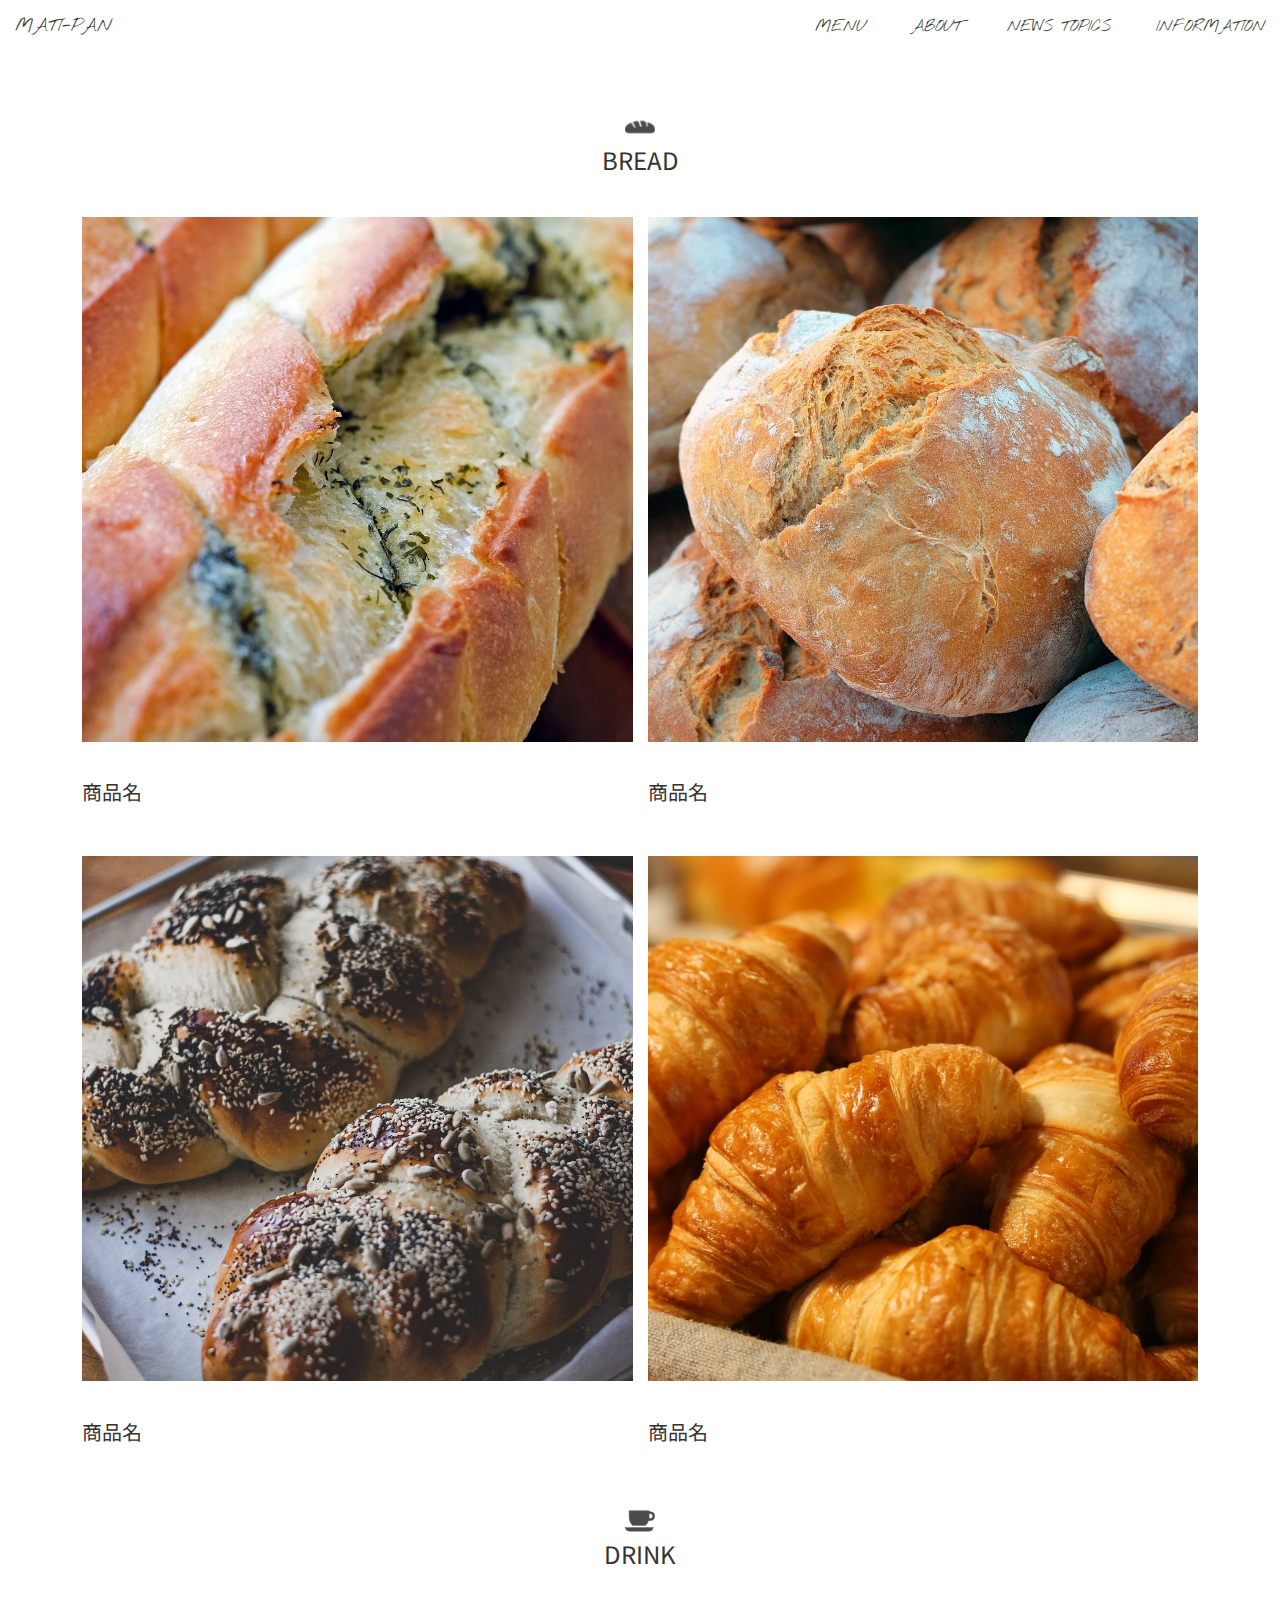
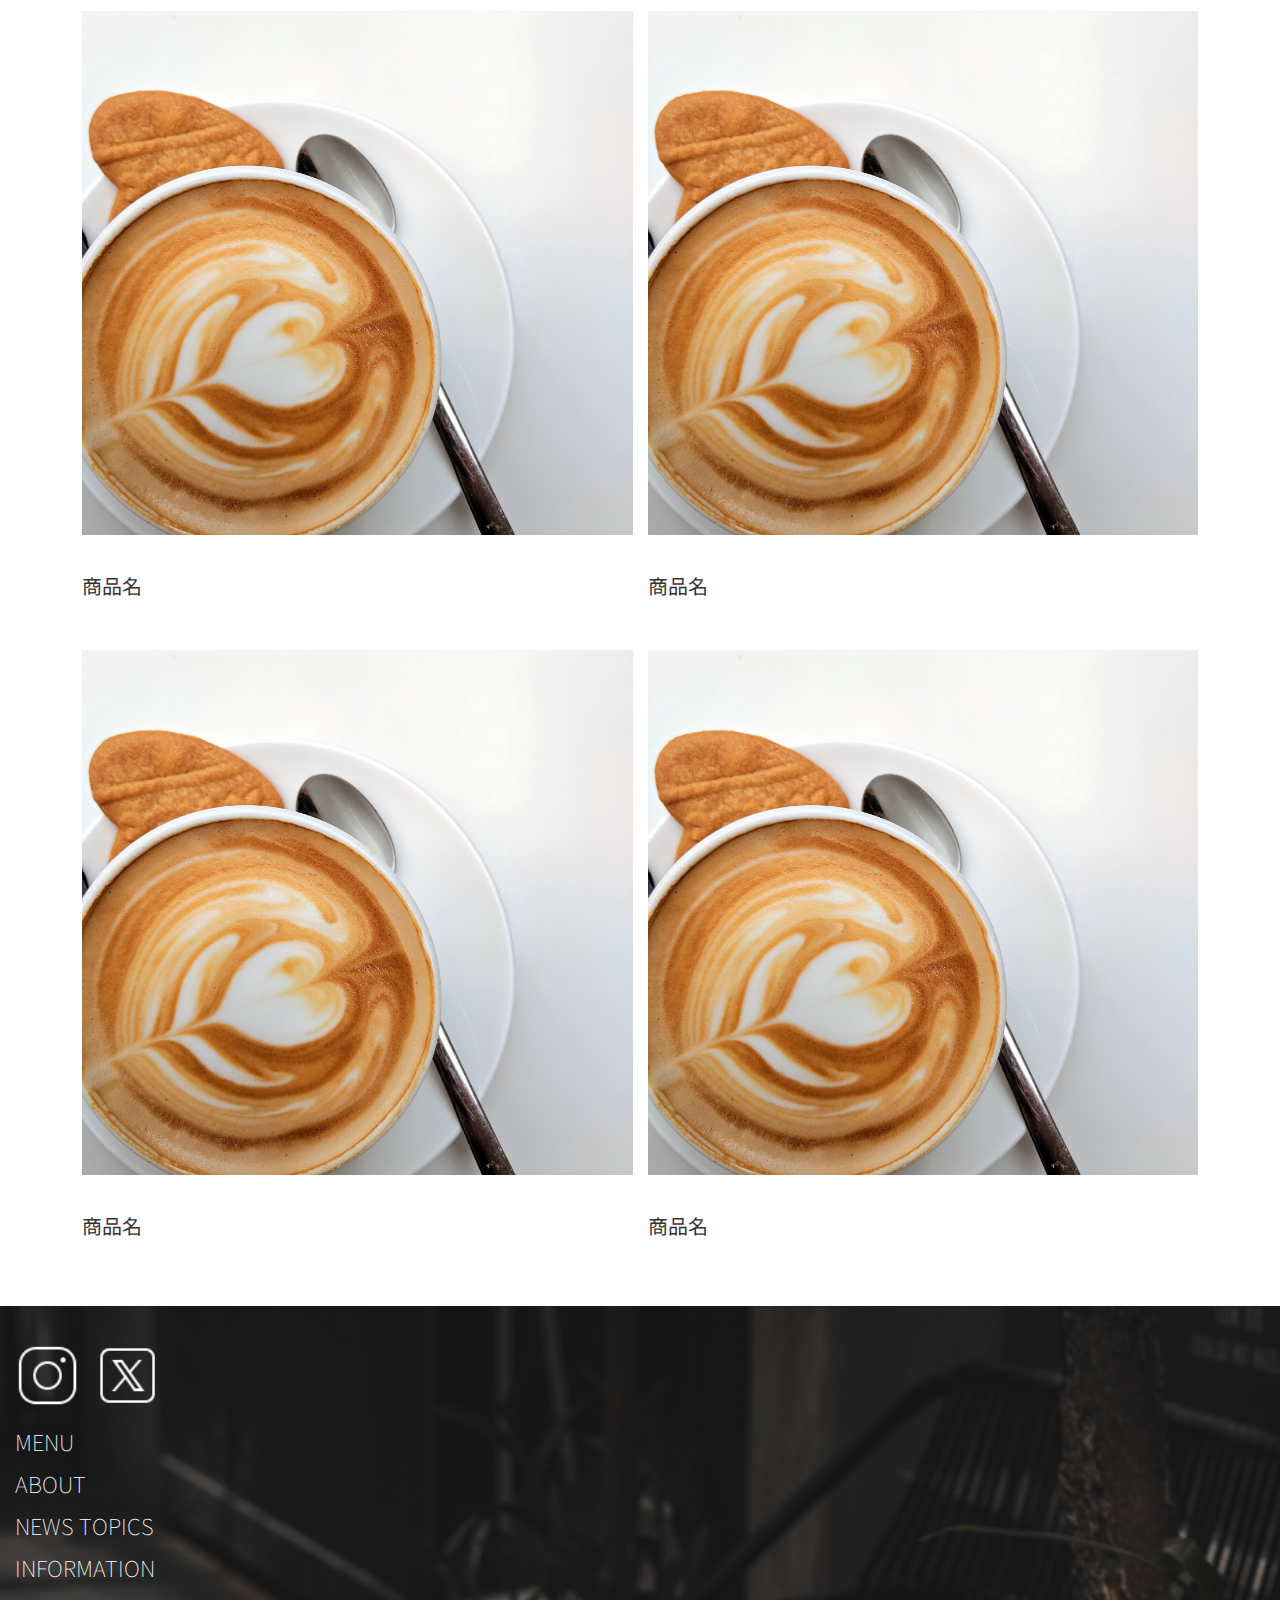
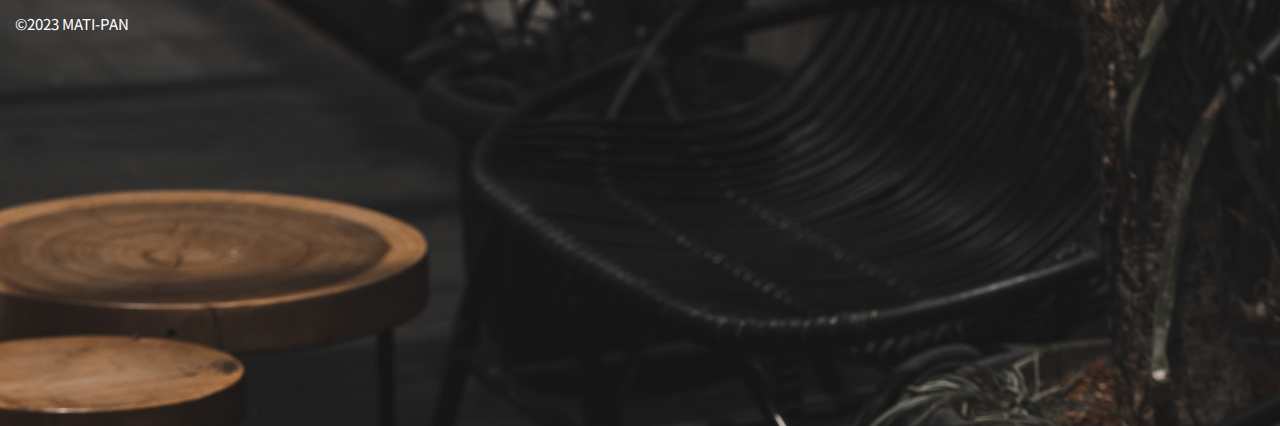
<file: html/menu.html>
<!DOCTYPE html>
<html lang="ja">
  <head>
    <meta charset="UTF-8" />
    <meta name="viewport" content="width=device-width, initial-scale=1.0" />
    <title>MATI-PAN</title>
    <!-- ogp -->
    <!-- google fonts -->
    <link rel="preconnect" href="https://fonts.googleapis.com" />
    <link rel="preconnect" href="https://fonts.gstatic.com" crossorigin />
    <link
      href="https://fonts.googleapis.com/css2?family=Nothing+You+Could+Do&family=Noto+Sans+JP:wght@300;400;700&display=swap"
      rel="stylesheet"
    />
    <!-- css -->
    <link rel="stylesheet" href="css/reset.css" />
    <link rel="stylesheet" href="css/style.css" />
    <!-- js -->
    <script src="https://cdnjs.cloudflare.com/ajax/libs/gsap/3.10.3/gsap.min.js"></script>
    <script src="js/main.js" defer></script>
  </head>
  <body class="js_body">
    <header class="l_header">
      <h1 class="l_header-title">
        <a href="index.html" class="l_header_link">MATI-PAN</a>
      </h1>
      <nav class="l_header-nav js_navigation">
        <ul class="l_header-nav_list">
          <li class="l_header-nav_item">
            <a href="menu.html" class="l_header-nav_link">MENU</a>
          </li>
          <li class="l_header-nav_item">
            <a href="index.html" class="l_header-nav_link">ABOUT</a>
          </li>
          <li class="l_header-nav_item">
            <a href="news.html" class="l_header-nav_link">NEWS TOPICS</a>
          </li>
          <li class="l_header-nav_item">
            <a href="index.html" class="l_header-nav_link">INFORMATION</a>
          </li>
        </ul>
      </nav>
      <button class="m_hamburger js_hamburger">
        <span class="m_hamburger-bar"></span>
        <span class="m_hamburger-bar"></span>
        <span class="m_hamburger-bar"></span>
      </button>
    </header>

    <div class="menu_wrapper">
      <div class="menu_title_box">
        <img src="img/bread_icon.png" alt="" class="menu-icon_img" />
        <h3 class="menu_title">BREAD</h3>
      </div>
      <ul class="menu-list">
        <li class="menu-item">
          <img src="img/bread_about.jpg" alt="" class="menu-item_img" />
          <p class="menu-item_name">商品名</p>
        </li>

        <li class="menu-item">
          <img src="img/allergy.jpg" alt="" class="menu-item_img" />
          <p class="menu-item_name">商品名</p>
        </li>
        <li class="menu-item">
          <img src="img/bread_openhour.jpg" alt="" class="menu-item_img" />
          <p class="menu-item_name">商品名</p>
        </li>
        <li class="menu-item">
          <img src="img/bread_Croissant01.jpg" alt="" class="menu-item_img" />
          <p class="menu-item_name">商品名</p>
        </li>
      </ul>
    </div>
    <div class="menu_wrapper">
      <div class="menu_title_box">
        <img src="img/coffee_icon.png" alt="" class="menu-icon_img" />
        <h3 class="menu_title">DRINK</h3>
      </div>
      <ul class="menu-list">
        <li class="menu-item">
          <img src="img/latte.jpg" alt="" class="menu-item_img" />
          <p class="menu-item_name">商品名</p>
        </li>
        <li class="menu-item">
          <img src="img/latte.jpg" alt="" class="menu-item_img" />
          <p class="menu-item_name">商品名</p>
        </li>
        <li class="menu-item">
          <img src="img/latte.jpg" alt="" class="menu-item_img" />
          <p class="menu-item_name">商品名</p>
        </li>
        <li class="menu-item">
          <img src="img/latte.jpg" alt="" class="menu-item_img" />
          <p class="menu-item_name">商品名</p>
        </li>
      </ul>
    </div>
    <footer class="footer l_section">
      <div class="icon">
        <ul class="icon-list">
          <li class="icon-item">
            <a href="" class="icon-link">
              <img src="img/instagram_icon_white.png" alt="" class="icon-img" />
            </a>
          </li>
          <li class="icon-item">
            <a href="" class="icon-link">
              <img src="img/twitterx_icon_white.png" alt="" class="icon-img" />
            </a>
          </li>
        </ul>
      </div>
      <ul class="footer-nav-list">
        <li class="footer-nav-item">
          <a href="menu.html" class="footer-nav-link">MENU</a>
        </li>
        <li class="footer-nav-item">
          <a href="index.html" class="footer-nav-link">ABOUT</a>
        </li>
        <li class="footer-nav-item">
          <a href="news.html" class="footer-nav-link">NEWS TOPICS</a>
        </li>
        <li class="footer-nav-item">
          <a href="index.html" class="footer-nav-link">INFORMATION</a>
        </li>
      </ul>
      <p class="footer_copy">
        <small class="footer-copyright">&copy;2023 MATI-PAN</small>
      </p>
    </footer>
  </body>
</html>
</file>
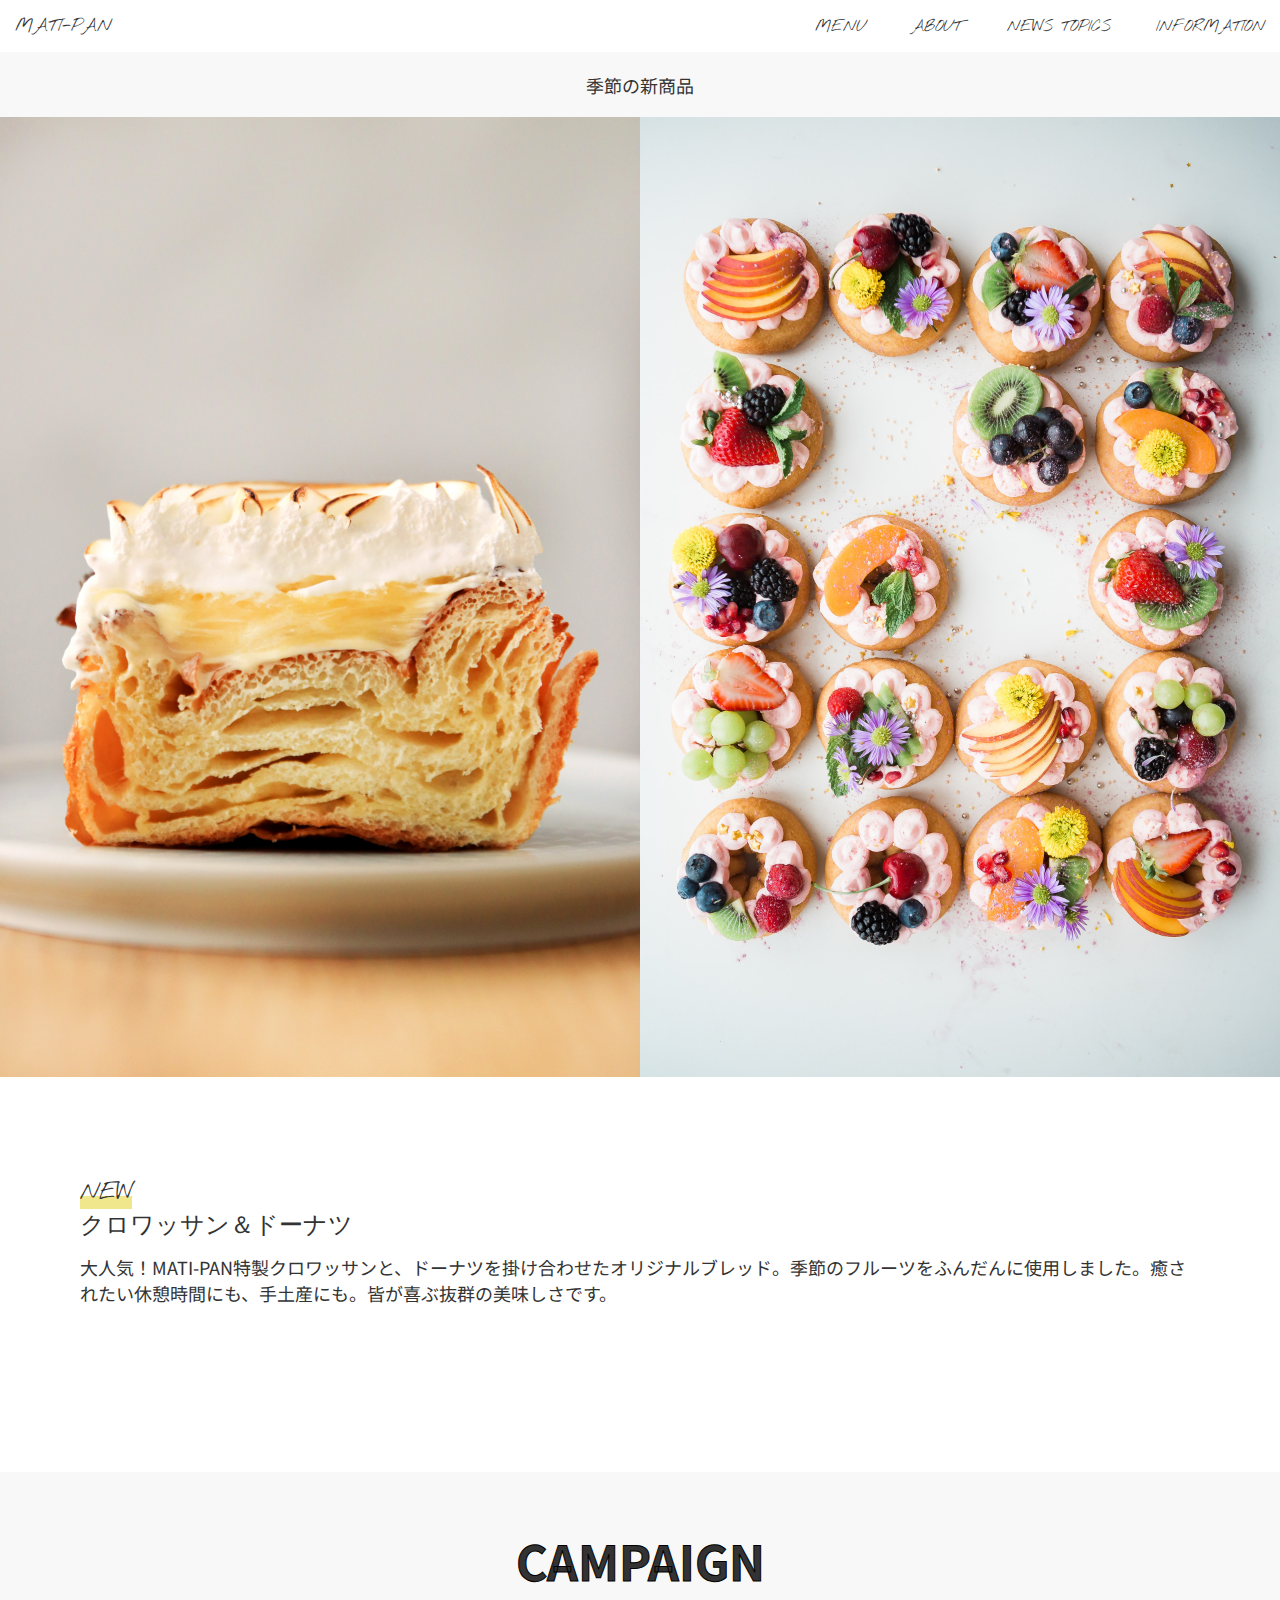
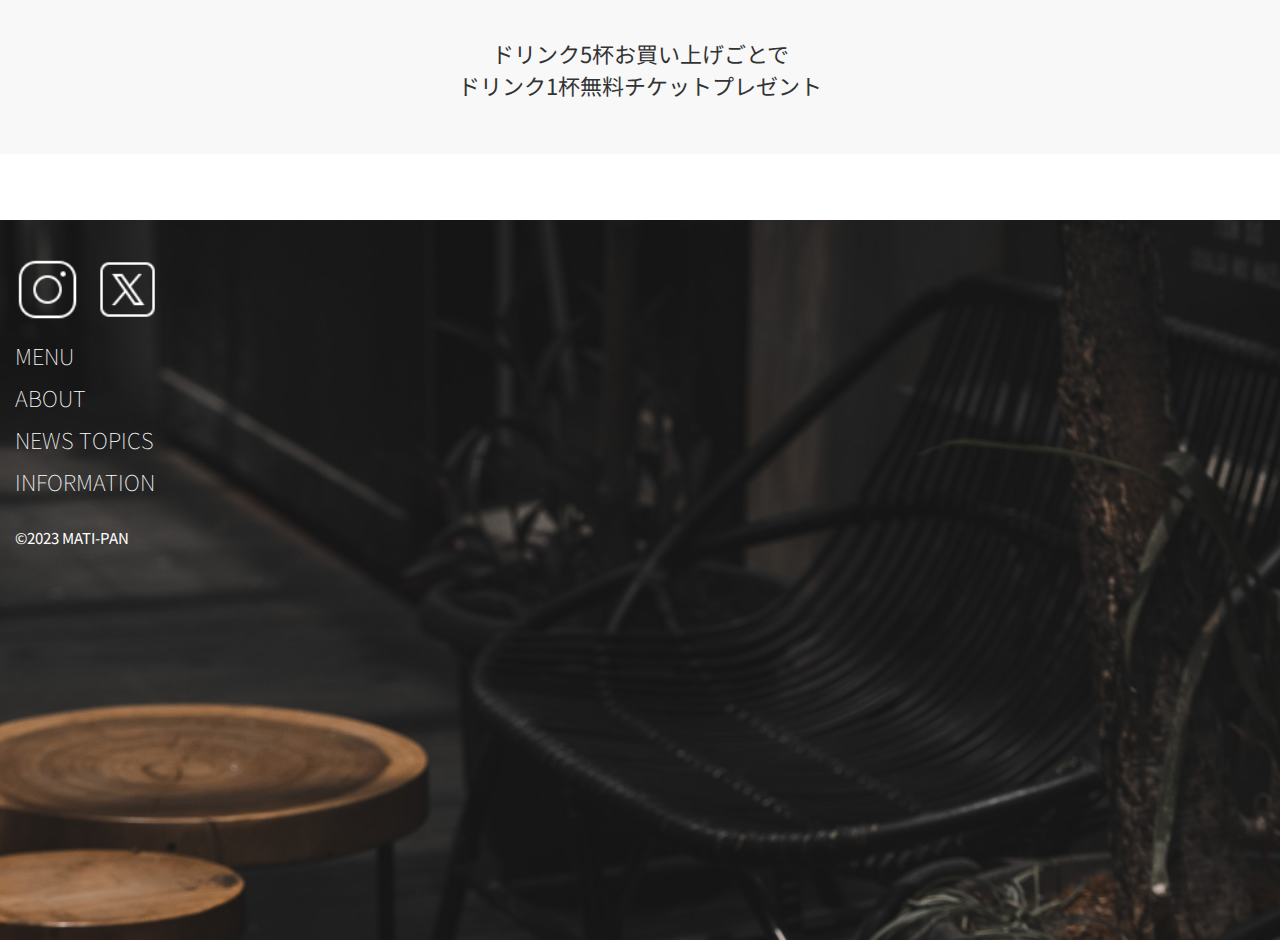
<file: html/news.html>
<!DOCTYPE html>
<html lang="ja">
  <head>
    <meta charset="UTF-8" />
    <meta name="viewport" content="width=device-width, initial-scale=1.0" />
    <title>MATI-PAN</title>
    <!-- ogp -->
    <!-- google fonts -->
    <link rel="preconnect" href="https://fonts.googleapis.com" />
    <link rel="preconnect" href="https://fonts.gstatic.com" crossorigin />
    <link
      href="https://fonts.googleapis.com/css2?family=Nothing+You+Could+Do&family=Noto+Sans+JP:wght@300;400;700&display=swap"
      rel="stylesheet"
    />
    <!-- css -->
    <link rel="stylesheet" href="css/reset.css" />
    <link rel="stylesheet" href="css/style.css" />
    <!-- js -->
    <script src="https://cdnjs.cloudflare.com/ajax/libs/gsap/3.10.3/gsap.min.js"></script>
    <script src="js/main.js" defer></script>
  </head>
  <body class="js_body">
    <header class="l_header">
      <h1 class="l_header-title">
        <a href="index.html" class="l_header_link">MATI-PAN</a>
      </h1>
      <nav class="l_header-nav js_navigation">
        <ul class="l_header-nav_list">
          <li class="l_header-nav_item">
            <a href="menu.html" class="l_header-nav_link">MENU</a>
          </li>
          <li class="l_header-nav_item">
            <a href="index.html" class="l_header-nav_link">ABOUT</a>
          </li>
          <li class="l_header-nav_item">
            <a href="news.html" class="l_header-nav_link">NEWS TOPICS</a>
          </li>
          <li class="l_header-nav_item">
            <a href="index.html" class="l_header-nav_link">INFORMATION</a>
          </li>
        </ul>
      </nav>
      <button class="m_hamburger js_hamburger">
        <span class="m_hamburger-bar"></span>
        <span class="m_hamburger-bar"></span>
        <span class="m_hamburger-bar"></span>
      </button>
    </header>
    <div class="news_kv-wrap">
      <p class="news_sub-title">季節の新商品</p>
      <div class="news-kv-wrap">
        <div class="news_kv-sp">
          <img
            src="img/bread_square.jpg"
            alt=""
            class="news_kv-img"
            width="1920"
            height="1920"
          />
        </div>
        <div class="news_kv-pc">
          <img
            src="img/bread_new.jpg"
            alt=""
            class="news_kv-img"
            width="1920"
            height="1920"
          />
        </div>
        <div class="news_kv-pc">
          <img
            src="img/bread_new01.jpg"
            alt=""
            class="news_kv-img"
            width="1920"
            height="1920"
          />
        </div>
      </div>
    </div>
    <div class="news-text-box">
      <h3 class="section-sub-title"><span class="m_liner">NEW</span></h3>
      <h4 class="section-sub-title">クロワッサン＆ドーナツ</h4>
      <p class="news-text">
        大人気！MATI-PAN特製クロワッサンと、ドーナツを掛け合わせたオリジナルブレッド。季節のフルーツをふんだんに使用しました。癒されたい休憩時間にも、手土産にも。皆が喜ぶ抜群の美味しさです。
      </p>
    </div>
    <div class="section_menu-wrap">
      <p class="m_sub-title">全5種類</p>
      <div class="news_image">
        <img
          src="img/bread_new01.jpg"
          alt=""
          class="news-img"
          width="1920"
          height="2880"
        />
      </div>
    </div>
    <div class="campaign_wrap">
      <h3 class="campaign_title">CAMPAIGN</h3>
      <p class="campaign_text">
        ドリンク5杯お買い上げごとで<br />
        ドリンク1杯無料チケットプレゼント
      </p>
    </div>
    <footer class="footer l_section">
      <div class="icon">
        <ul class="icon-list">
          <li class="icon-item">
            <a href="" class="icon-link">
              <img src="img/instagram_icon_white.png" alt="" class="icon-img" />
            </a>
          </li>
          <li class="icon-item">
            <a href="" class="icon-link">
              <img src="img/twitterx_icon_white.png" alt="" class="icon-img" />
            </a>
          </li>
        </ul>
      </div>
      <ul class="footer-nav-list">
        <li class="footer-nav-item">
          <a href="menu.html" class="footer-nav-link">MENU</a>
        </li>
        <li class="footer-nav-item">
          <a href="index.html" class="footer-nav-link">ABOUT</a>
        </li>
        <li class="footer-nav-item">
          <a href="news.html" class="footer-nav-link">NEWS TOPICS</a>
        </li>
        <li class="footer-nav-item">
          <a href="index.html" class="footer-nav-link">INFORMATION</a>
        </li>
      </ul>
      <p class="footer_copy">
        <small class="footer-copyright">&copy;2023 MATI-PAN</small>
      </p>
    </footer>
  </body>
</html>
</file>
<file: html/css/style.css>
@charset "UTF-8";

:root {
  --white-color: #ffffff;
  --black-color: #333333;
  --black-color02: #000;
  --gray-color: #f8f8f8;
  --accent-color: #ffa347;
  --accent-color02: #f0e68c;
}

:root {
  /* z-index管理用の変数 */
  --z-index-footer: -10;
  --z-index-back: -1;
  --z-index-default: 1;
  --z-index-section: 50;
  --z-index-header: 100;
  --z-index-menu: 150;
  --z-index-modal: 200;
}

/* ------body------ */

body {
  font-family: "Nothing You Could Do", cursive;
  font-family: "Noto Sans JP", sans-serif;
  color: var(--black-color);
  font-size: 14px;
}

/* ------layout------ */
.l_header {
  font-family: "Nothing You Could Do", cursive;
  height: 52px;
  padding: 0 15px;
  display: flex;
  align-items: center;
  justify-content: space-between;
}

.l_header-title {
  font-size: 18px;
}

.l_header-nav {
  position: fixed;
  top: 0;
  left: 0;
  right: 0;
  bottom: 0;
  background: var(--white-color);
  z-index: var(--z-index-header);
  background-color: rgba(255, 255, 255, 0.9);
}

@media screen and (min-width: 1080px) {
  .l_header-nav {
    position: static;
    background-color: transparent;
  }
}

.l_header-nav_list {
  position: absolute;
  top: 50%;
  left: 50%;
  transform: translate(-50%, -50%);
}

@media screen and (min-width: 1080px) {
  .l_header-nav_list {
    opacity: 1;
    display: flex;
    gap: 45px;
    position: static;
    transform: none;
  }
}

.l_header-nav_item {
  text-align: center;
  font-size: 16px;
  font-weight: bold;
}

@media screen and (min-width: 1080px) {
  .l_header-nav_item {
    font-weight: normal;
  }
}

.l_header-nav_item:not(:first-child) {
  margin-top: 56px;
}

@media screen and (min-width: 1080px) {
  .l_header-nav_item:not(:first-child) {
    margin-top: 0;
  }
}

/* ------module------ */
.m_hamburger {
  width: 24px;
  height: 18px;
  position: relative;
  z-index: var(--z-index-menu);
}

@media screen and (min-width: 1080px) {
  .m_hamburger {
    display: none;
  }
}

.m_hamburger-bar {
  width: 100%;
  height: 2px;
  position: absolute;
  background-color: var(--black-color);
  left: 50%;
}

.m_hamburger-bar:first-child {
  top: 0;
  transform: translate(-50%, 0);
}

.m_hamburger-bar:nth-child(2) {
  top: 50%;
  transform: translate(-50%, -50%);
}

.m_hamburger-bar:last-child {
  top: 100%;
  transform: translate(-50%, -100%);
}

/* ------section------ */
.l_section {
  margin-top: 66px;
}

.section-title {
  font-size: 18px;
  display: flex;
  justify-content: center;
  align-items: center;
}

.section_posts {
  position: relative;
}

.news_wrapper {
  overflow: hidden;
  padding: 10px 0;
  /* position: relative; */
}

.top_success_dots {
  position: absolute;
  top: 105%;
}

/* .news_lists {
  gap: 10px;
} */

.news_item {
  max-width: 216px;
}

/* .news_lists {
  display: flex;
  gap: 25px;
  padding-bottom: 8px;
  overflow: scroll;
  scrollbar-width: none;
  -ms-overflow-style: none;
} */

/* .news_lists::-webkit-scrollbar {
  display: none;
}

.news_lists::-webkit-scrollbar {
  display: none;
} */

/* @media screen and (min-width: 1080px) {
  .news_lists {
    justify-content: center;
  }
} */

.section_post {
  padding-top: 30px;
  text-align: center;
}

.section_post-img {
  height: 222px;
  object-fit: cover;
}

.section_news_post-img {
  border-radius: 10px 10px 0 0;
  /* width: 216px; */
  height: 183px;
  object-fit: cover;
}

.section_news {
  /* width: 216px; */
  height: 100px;
  border-radius: 0px 0px 10px 10px;
  background: #fff;
  box-shadow: 0px 4px 4px 0px rgba(0, 0, 0, 0.25);
  margin: 0 auto;
  padding: 8px;
}

.section_news_btn_l {
  position: absolute;
  top: 50%;
  left: 5%;
}

.section_news_btn_left {
  width: 30px;
  height: 30px;
  border-radius: 15px;
  background-color: var(--gray-color);
  box-shadow: 0px 4px 4px 0px rgba(0, 0, 0, 0.25);
  position: relative;
}

.section_news_btn_left::after {
  content: "";
  box-sizing: border-box;
  display: inline-block;
  position: relative;
  width: 5px;
  height: 5px;
  border-style: solid;
  border-width: 0 0 1px 1px;
  border-color: var(--black-color);
  transform: rotate(45deg);
  position: absolute;
  top: 45%;
  left: 45%;
}

.section_news_btn_r {
  position: absolute;
  top: 50%;
  right: 5%;
}

.section_news_btn_right {
  width: 30px;
  height: 30px;
  border-radius: 15px;
  background-color: var(--gray-color);
  box-shadow: 0px 4px 4px 0px rgba(0, 0, 0, 0.25);
}

.section_news_btn_right::after {
  content: "";
  box-sizing: border-box;
  display: inline-block;
  position: relative;
  width: 5px;
  height: 5px;
  border-style: solid;
  border-width: 1px 1px 0 0;
  border-color: var(--black-color);
  transform: rotate(45deg);
  position: absolute;
  top: 45%;
  left: 40%;
}

@media screen and (min-width: 1080px) {
  .section-about-box {
    display: flex;
    justify-content: center;
    align-items: center;
    gap: 30px;
  }
}

@media screen and (min-width: 1080px) {
  .about-img {
    border-radius: 20px;
  }
}

.section-sub-title {
  font-size: 18px;
  font-family: "Nothing You Could Do", cursive;
}

@media screen and (min-width: 1080px) {
  .section-sub-title {
    font-size: 24px;
  }
}

.section-text-box {
  padding: 34px 15px 0 15px;
}
.section-text {
  padding-top: 11px;
}

@media screen and (min-width: 1080px) {
  .section-text {
    font-size: 18px;
    width: 488px;
  }
}

.section_about_wrap {
  width: 100%;
  height: 206px;
  background-color: var(--gray-color);
  margin-top: 76px;
  padding: 13px 81px;
}

@media screen and (min-width: 1080px) {
  .section_about_wrap {
    display: flex;
    justify-content: center;
    align-items: center;
    gap: 40px;
  }
}

.section_about_icon {
  display: flex;
  gap: 37px;
}

@media screen and (min-width: 1080px) {
  .section_about_icon {
    justify-content: center;
    align-items: center;
    gap: 24px;
  }
}

.section_about_icon:not(:first-child) {
  margin-top: 20px;
}

@media screen and (min-width: 1080px) {
  .section_about_icon:not(:first-child) {
    margin-top: 0;
  }
}

.section_about_icon_img {
  width: 45px;
  height: 45px;
}

@media screen and (min-width: 1080px) {
  .section_menu-box {
    display: flex;
    justify-content: center;
    align-items: center;
    gap: 50px;
    width: 100%;
  }
}

.section_menu-wrap {
  margin-top: 40px;
}

@media screen and (min-width: 1080px) {
  .section_menu-wrap {
    display: none;
  }
}

@media screen and (min-width: 1080px) {
  .section_menu-meal {
    width: 415px;
    height: 100%;
    object-fit: cover;
  }
}

.section_menu-img {
  margin-top: 22px;
  height: 222px;
  object-fit: cover;
}

@media screen and (min-width: 1080px) {
  .section_menu-img-meal {
    border-radius: 20px;
  }
}

.section_allergy {
  background-color: var(--gray-color);
  padding: 30px 0;
}

@media screen and (min-width: 1080px) {
  .section_allergy-box {
    display: flex;
    justify-content: center;
    align-items: center;
    gap: 15px;
  }
}

@media screen and (min-width: 1080px) {
  .section_allergy-img {
    border-radius: 20px;
  }
}

/* ------top-kv------ */
@media screen and (min-width: 1080px) {
  .top-kv {
    display: flex;
    height: 100%;
  }
}

.top-kv_box {
  display: flex;
  gap: 5px;
  padding-top: 5px;
}

@media screen and (min-width: 1080px) {
  .top-kv_box {
    flex-direction: column;
    padding-top: 0;
    gap: 0;
  }
}

@media screen and (min-width: 1080px) {
  .top-kv_new_link {
    height: 50%;
  }
}

@media screen and (min-width: 1080px) {
  .top-kv_img {
    height: 100%;
    object-fit: cover;
  }
}

/* ------module------ */
.m_sub-title {
  font-weight: lighter;
  text-align: center;
}

.m_liner {
  background: linear-gradient(transparent 60%, var(--accent-color02) 60%);
}

.m_button {
  background-color: var(--accent-color);
  width: 200px;
  height: 40px;
  border-radius: 50px;
  margin: 0 auto;
  display: flex;
  justify-content: center;
  align-items: center;
  margin-top: 76px;
}

@media screen and (min-width: 1080px) {
  .m_button {
    width: 288px;
    height: 48px;
  }
}

.m_btn_link {
  color: var(--white-color);
}

/* ------information------ */
@media screen and (min-width: 1080px) {
  .l_information-box {
    display: flex;
    justify-content: center;
    align-items: center;
    margin: 30px;
    gap: 30px;
  }
}

@media screen and (min-width: 1080px) {
  .information-post-img-wrap {
    padding-top: 0;
  }
}

@media screen and (min-width: 1080px) {
  .information-post-img {
    height: 407px;
    border-radius: 20px;
  }
}

.information_date_wrap {
  padding: 0 15px 20px 15px;
}

.information_date {
  margin-top: 20px;
}

.information_ttl {
  font-weight: bold;
  font-size: 18px;
}

@media screen and (min-width: 1080px) {
  .information_ttl {
    font-size: 20px;
  }
}

.information_txt {
  margin-top: 10px;
}

@media screen and (min-width: 1080px) {
  .information_txt {
    font-size: 16px;
  }
}

iframe {
  width: 100%;
  filter: grayscale(50%);
  -webkit-filter: grayscale(50%);
  height: 426px;
}

/* ------footer------ */
.footer {
  height: 80vh;
  padding-left: 15px;
  background: url(/html/img/cafe_desk_black.jpg);
  background-size: cover;
  color: var(--white-color);
}

.icon {
  padding-top: 37px;
}

.icon-list {
  display: flex;
  gap: 15px;
}

.icon-img {
  width: 50px;
  height: 50px;
}

@media screen and (min-width: 1080px) {
  .icon-img {
    width: 65px;
    height: 65px;
  }
}

.footer-nav-list {
  display: flex;
  flex-direction: column;
  gap: 5px;
  margin-top: 17px;
}

@media screen and (min-width: 1080px) {
  .footer-nav-list {
    gap: 10px;
  }
}

.footer-nav-item {
  font-weight: lighter;
}

@media screen and (min-width: 1080px) {
  .footer-nav-item {
    font-size: 22px;
  }
}

.footer_copy {
  margin-top: 26px;
}

@media screen and (min-width: 1080px) {
  .footer_copy {
    font-size: 18px;
  }
}

/* ------news.html------ */
.news_sub-title {
  height: 47px;
  background-color: var(--gray-color);
  display: flex;
  justify-content: center;
  align-items: center;
}

@media screen and (min-width: 1080px) {
  .news_sub-title {
    height: 65px;
    font-size: 18px;
  }
}

@media screen and (min-width: 1080px) {
  .news-kv-wrap {
    display: flex;
  }
}

@media screen and (min-width: 1080px) {
  .news_kv-sp {
    display: none;
  }
}

.news_kv-pc {
  display: none;
}

@media screen and (min-width: 1080px) {
  .news_kv-pc {
    display: block;
  }
}

.news-text-box {
  padding: 34px 15px 0 15px;
}

@media screen and (min-width: 1080px) {
  .news-text-box {
    padding: 100px 80px;
  }
}

.news-text {
  padding-top: 11px;
}

@media screen and (min-width: 1080px) {
  .news-text {
    font-size: 18px;
  }
}

.news_image {
  margin-top: 15px;
}

.campaign_wrap {
  background-color: var(--gray-color);
  margin-top: 66px;
  padding: 53px 0;
  text-align: center;
}

.campaign_title {
  font-weight: bold;
  font-size: 32px;
  -webkit-text-stroke: 1px var(--black-color02);
}

@media screen and (min-width: 1080px) {
  .campaign_title {
    font-size: 48px;
  }
}

.campaign_text {
  font-size: 16px;
  margin-top: 42px;
}

@media screen and (min-width: 1080px) {
  .campaign_text {
    font-size: 22px;
  }
}

/* ------menu.html------ */
.menu_wrapper {
  margin-top: 60px;
}

.menu_title_box {
  text-align: center;
}

.menu-icon_img {
  width: 21px;
  height: 21px;
}

@media screen and (min-width: 1080px) {
  .menu-icon_img {
    width: 30px;
    height: 30px;
  }
}

.menu_title {
  font-size: 18px;
}

@media screen and (min-width: 1080px) {
  .menu_title {
    font-size: 24px;
  }
}

.menu-list {
  margin-top: 40px;
  display: flex;
  flex-wrap: wrap;
  justify-content: center;
  gap: 50px 15px;
}

.menu-item {
  position: relative;
  width: 43%;
}

.menu-item::before {
  content: "";
  display: block;
  padding-top: 100%;
}

.menu-item_img {
  position: absolute;
  width: 100%;
  height: 89%;
  top: 0;
  right: 0;
  bottom: 0;
  left: 0;
  object-fit: cover;
}

.menu-item_name {
  margin-top: 10px;
}

@media screen and (min-width: 1080px) {
  .menu-item_name {
    font-size: 20px;
  }
}

/* -------js------- */
.js_body.is-active {
  overflow: hidden;
}

.js_navigation {
  pointer-events: none;
  opacity: 0;
  transition: opacity 0.5s;
}

@media screen and (min-width: 1080px) {
  .js_navigation {
    pointer-events: auto;
    opacity: 1;
  }
}

.js_navigation.is-active {
  opacity: 1;
  pointer-events: inherit;
}

.js_hamburger.is-active .m_hamburger-bar:first-child {
  top: 50%;
  transform: translate(-50%, 0) rotate(45deg);
}

.js_hamburger.is-active .m_hamburger-bar:nth-child(2) {
  opacity: 0;
}

.js_hamburger.is-active .m_hamburger-bar:last-child {
  top: 50%;
  transform: translate(-50%, 0) rotate(-45deg);
}
</file>
